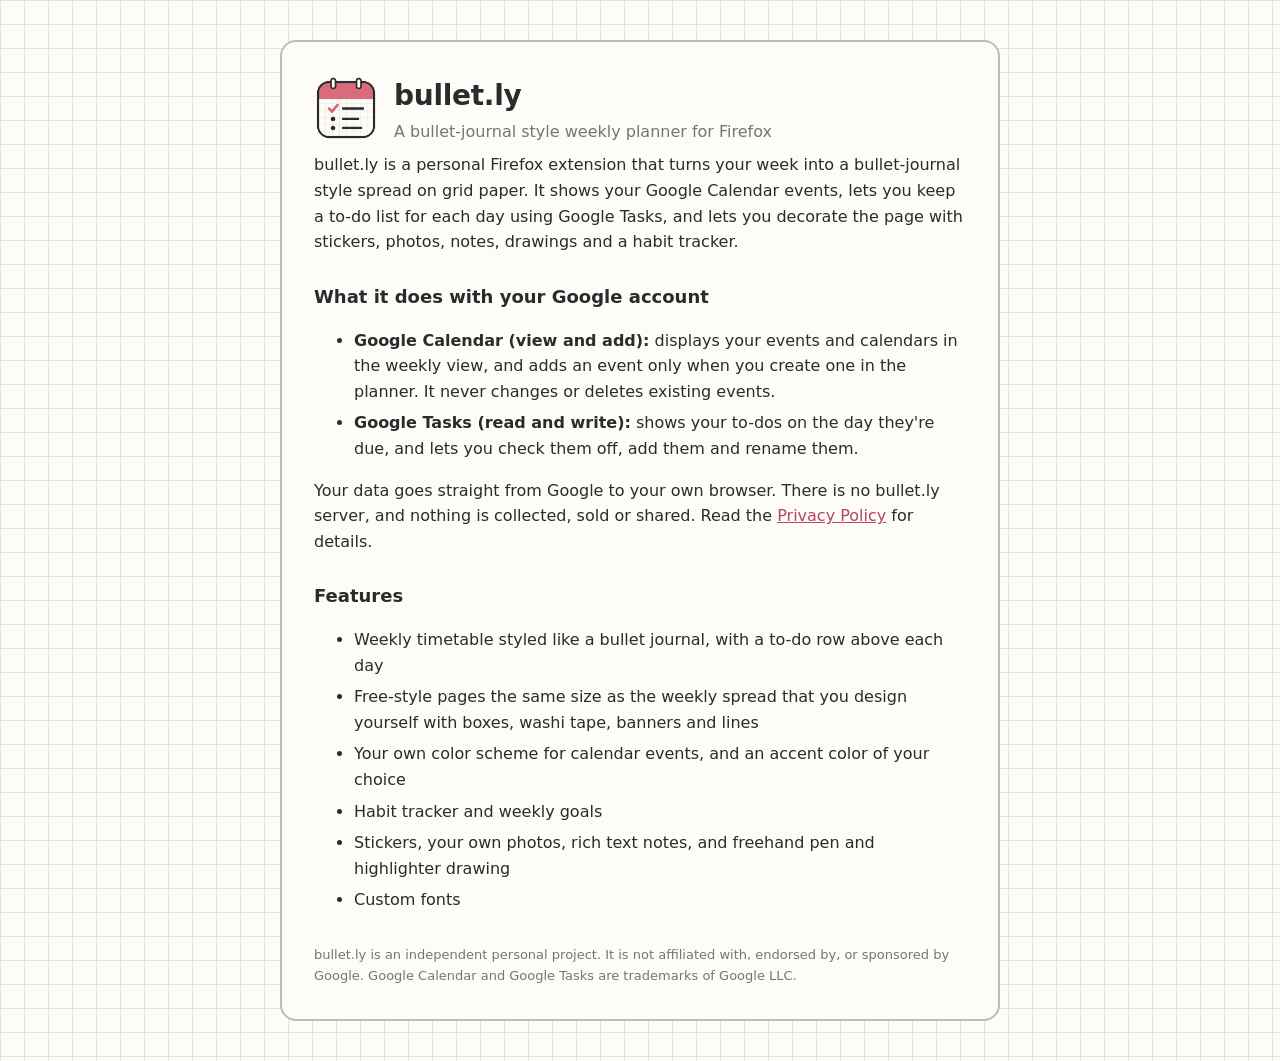
<file: docs/index.html>
<!doctype html>
<html lang="en">
<head>
<meta charset="utf-8"><meta name="viewport" content="width=device-width, initial-scale=1">
<title>bullet.ly</title>
<meta name="description" content="A bullet-journal style weekly planner for Firefox that shows your Google Calendar events and Google Tasks.">
<link rel="icon" href="logo-120.png">
<style>
:root{--paper:#fdfcf8;--ink:#2b2b2b;--soft:#77756e;--accent:#d96c7a;--line:#e3e3d8}
*{box-sizing:border-box}
body{margin:0;font:16px/1.6 Inter,system-ui,-apple-system,"Segoe UI",sans-serif;color:var(--ink);background-color:var(--paper);
 background-image:linear-gradient(var(--line) 1px,transparent 1px),linear-gradient(90deg,var(--line) 1px,transparent 1px);background-size:24px 24px}
main{max-width:720px;margin:40px auto;padding:32px;background:var(--paper);border:2px solid #bdbdb4;border-radius:16px}
header{display:flex;align-items:center;gap:16px;margin-bottom:8px}
header img{width:64px;height:64px}
h1{font-size:28px;margin:0;letter-spacing:-.01em}
h2{font-size:18px;margin:28px 0 6px}
p,li{margin:6px 0}
a{color:#b4475a}
.tag{color:var(--soft);margin:0 0 20px}
footer{margin-top:32px;color:var(--soft);font-size:13px}
code{background:#f3f1e8;padding:1px 5px;border-radius:5px;font-size:14px}
</style>
</head>
<body>
<main>
  <header>
    <img src="logo-120.png" alt="bullet.ly logo">
    <div><h1>bullet.ly</h1><p class="tag" style="margin:0">A bullet-journal style weekly planner for Firefox</p></div>
  </header>

  <p>bullet.ly is a personal Firefox extension that turns your week into a bullet-journal style spread on grid paper.
  It shows your Google Calendar events, lets you keep a to-do list for each day using Google Tasks, and lets you decorate
  the page with stickers, photos, notes, drawings and a habit tracker.</p>

  <h2>What it does with your Google account</h2>
  <ul>
    <li><b>Google Calendar (view and add):</b> displays your events and calendars in the weekly view, and adds an event only when you create one in the planner. It never changes or deletes existing events.</li>
    <li><b>Google Tasks (read and write):</b> shows your to-dos on the day they're due, and lets you check them off, add them and rename them.</li>
  </ul>
  <p>Your data goes straight from Google to your own browser. There is no bullet.ly server, and nothing is collected,
  sold or shared. Read the <a href="privacy.html">Privacy Policy</a> for details.</p>

  <h2>Features</h2>
  <ul>
    <li>Weekly timetable styled like a bullet journal, with a to-do row above each day</li>
    <li>Free-style pages the same size as the weekly spread that you design yourself with boxes, washi tape, banners and lines</li>
    <li>Your own color scheme for calendar events, and an accent color of your choice</li>
    <li>Habit tracker and weekly goals</li>
    <li>Stickers, your own photos, rich text notes, and freehand pen and highlighter drawing</li>
    <li>Custom fonts</li>
  </ul>

  <footer>bullet.ly is an independent personal project. It is not affiliated with, endorsed by, or sponsored by Google.
  Google Calendar and Google Tasks are trademarks of Google LLC.</footer>
</main>
</body>
</html>
</file>
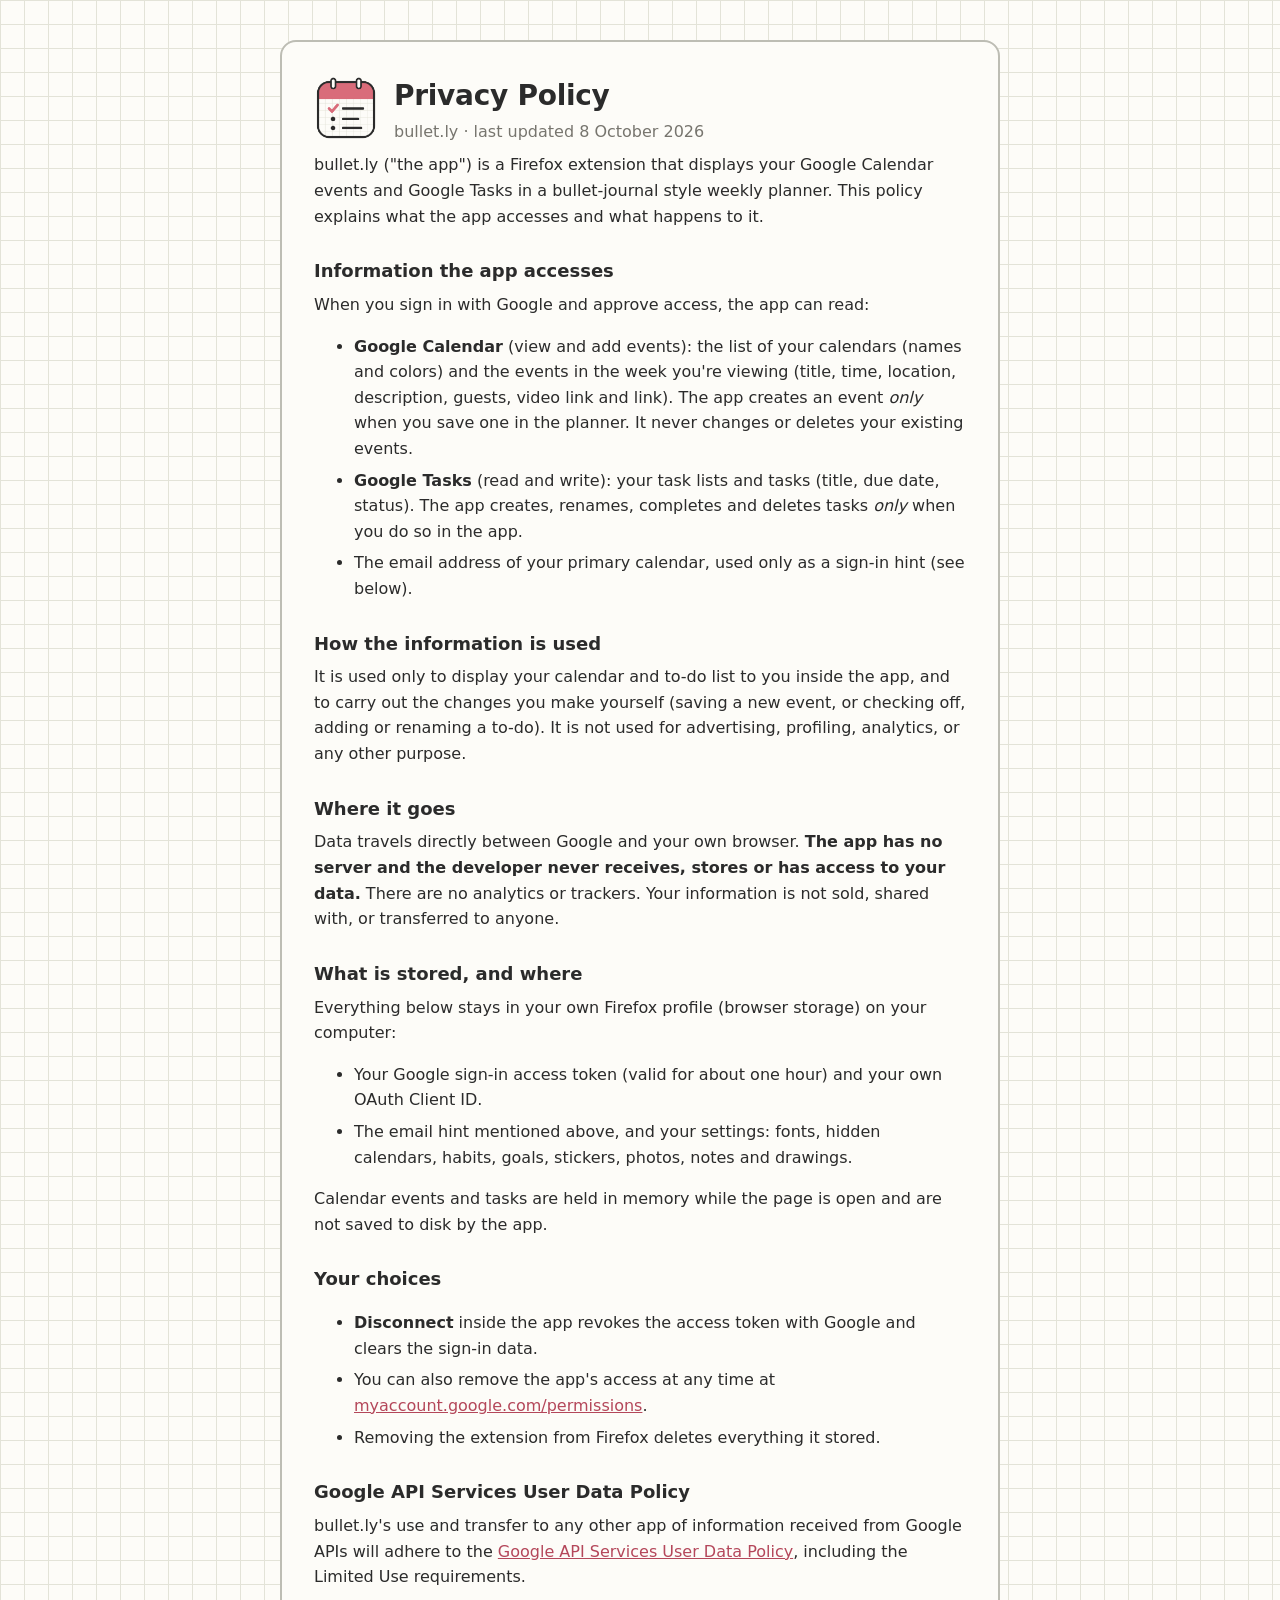
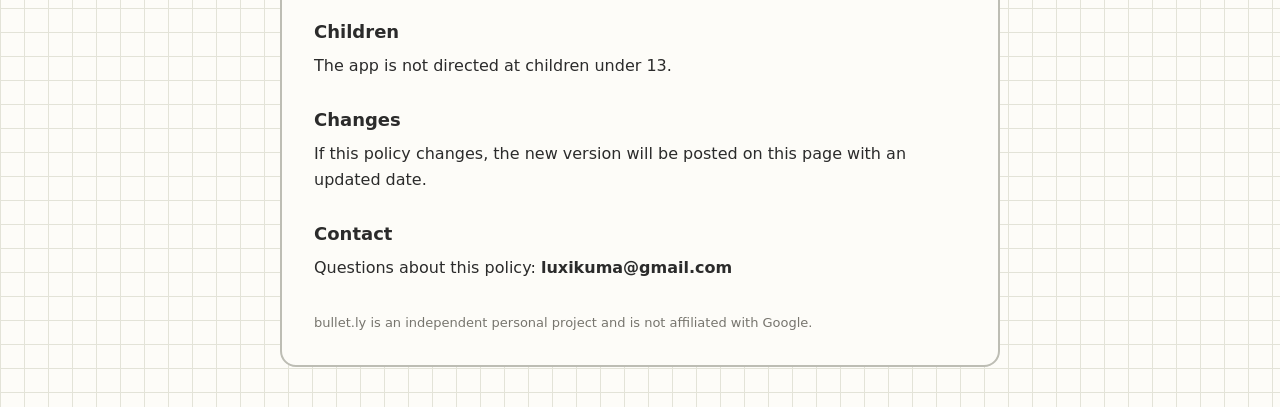
<file: docs/privacy.html>
<!doctype html>
<html lang="en">
<head>
<meta charset="utf-8"><meta name="viewport" content="width=device-width, initial-scale=1">
<title>Privacy Policy – bullet.ly</title>
<link rel="icon" href="logo-120.png">
<style>
:root{--paper:#fdfcf8;--ink:#2b2b2b;--soft:#77756e;--accent:#d96c7a;--line:#e3e3d8}
*{box-sizing:border-box}
body{margin:0;font:16px/1.6 Inter,system-ui,-apple-system,"Segoe UI",sans-serif;color:var(--ink);background-color:var(--paper);
 background-image:linear-gradient(var(--line) 1px,transparent 1px),linear-gradient(90deg,var(--line) 1px,transparent 1px);background-size:24px 24px}
main{max-width:720px;margin:40px auto;padding:32px;background:var(--paper);border:2px solid #bdbdb4;border-radius:16px}
header{display:flex;align-items:center;gap:16px;margin-bottom:8px}
header img{width:64px;height:64px}
h1{font-size:28px;margin:0;letter-spacing:-.01em}
h2{font-size:18px;margin:28px 0 6px}
p,li{margin:6px 0}
a{color:#b4475a}
.tag{color:var(--soft);margin:0 0 20px}
footer{margin-top:32px;color:var(--soft);font-size:13px}
code{background:#f3f1e8;padding:1px 5px;border-radius:5px;font-size:14px}
</style>
</head>
<body>
<main>
  <header>
    <img src="logo-120.png" alt="bullet.ly logo">
    <div><h1>Privacy Policy</h1><p class="tag" style="margin:0">bullet.ly · last updated 8 October 2026</p></div>
  </header>

  <p>bullet.ly ("the app") is a Firefox extension that displays your Google Calendar events and Google Tasks in a
  bullet-journal style weekly planner. This policy explains what the app accesses and what happens to it.</p>

  <h2>Information the app accesses</h2>
  <p>When you sign in with Google and approve access, the app can read:</p>
  <ul>
    <li><b>Google Calendar</b> (view and add events): the list of your calendars (names and colors) and the events in the week you're viewing (title, time, location, description, guests, video link and link). The app creates an event <i>only</i> when you save one in the planner. It never changes or deletes your existing events.</li>
    <li><b>Google Tasks</b> (read and write): your task lists and tasks (title, due date, status). The app creates, renames, completes and deletes tasks <i>only</i> when you do so in the app.</li>
    <li>The email address of your primary calendar, used only as a sign-in hint (see below).</li>
  </ul>

  <h2>How the information is used</h2>
  <p>It is used only to display your calendar and to-do list to you inside the app, and to carry out the changes you make yourself (saving a new event, or checking off, adding or renaming a to-do).
  It is not used for advertising, profiling, analytics, or any other purpose.</p>

  <h2>Where it goes</h2>
  <p>Data travels directly between Google and your own browser. <b>The app has no server and the developer never receives, stores or has access to your data.</b>
  There are no analytics or trackers. Your information is not sold, shared with, or transferred to anyone.</p>

  <h2>What is stored, and where</h2>
  <p>Everything below stays in your own Firefox profile (browser storage) on your computer:</p>
  <ul>
    <li>Your Google sign-in access token (valid for about one hour) and your own OAuth Client ID.</li>
    <li>The email hint mentioned above, and your settings: fonts, hidden calendars, habits, goals, stickers, photos, notes and drawings.</li>
  </ul>
  <p>Calendar events and tasks are held in memory while the page is open and are not saved to disk by the app.</p>

  <h2>Your choices</h2>
  <ul>
    <li><b>Disconnect</b> inside the app revokes the access token with Google and clears the sign-in data.</li>
    <li>You can also remove the app's access at any time at <a href="https://myaccount.google.com/permissions">myaccount.google.com/permissions</a>.</li>
    <li>Removing the extension from Firefox deletes everything it stored.</li>
  </ul>

  <h2>Google API Services User Data Policy</h2>
  <p>bullet.ly's use and transfer to any other app of information received from Google APIs will adhere to the
  <a href="https://developers.google.com/terms/api-services-user-data-policy">Google API Services User Data Policy</a>,
  including the Limited Use requirements.</p>

  <h2>Children</h2>
  <p>The app is not directed at children under 13.</p>

  <h2>Changes</h2>
  <p>If this policy changes, the new version will be posted on this page with an updated date.</p>

  <h2>Contact</h2>
  <p>Questions about this policy: <b>luxikuma@gmail.com</b></p>

  <footer>bullet.ly is an independent personal project and is not affiliated with Google.</footer>
</main>
</body>
</html>
</file>
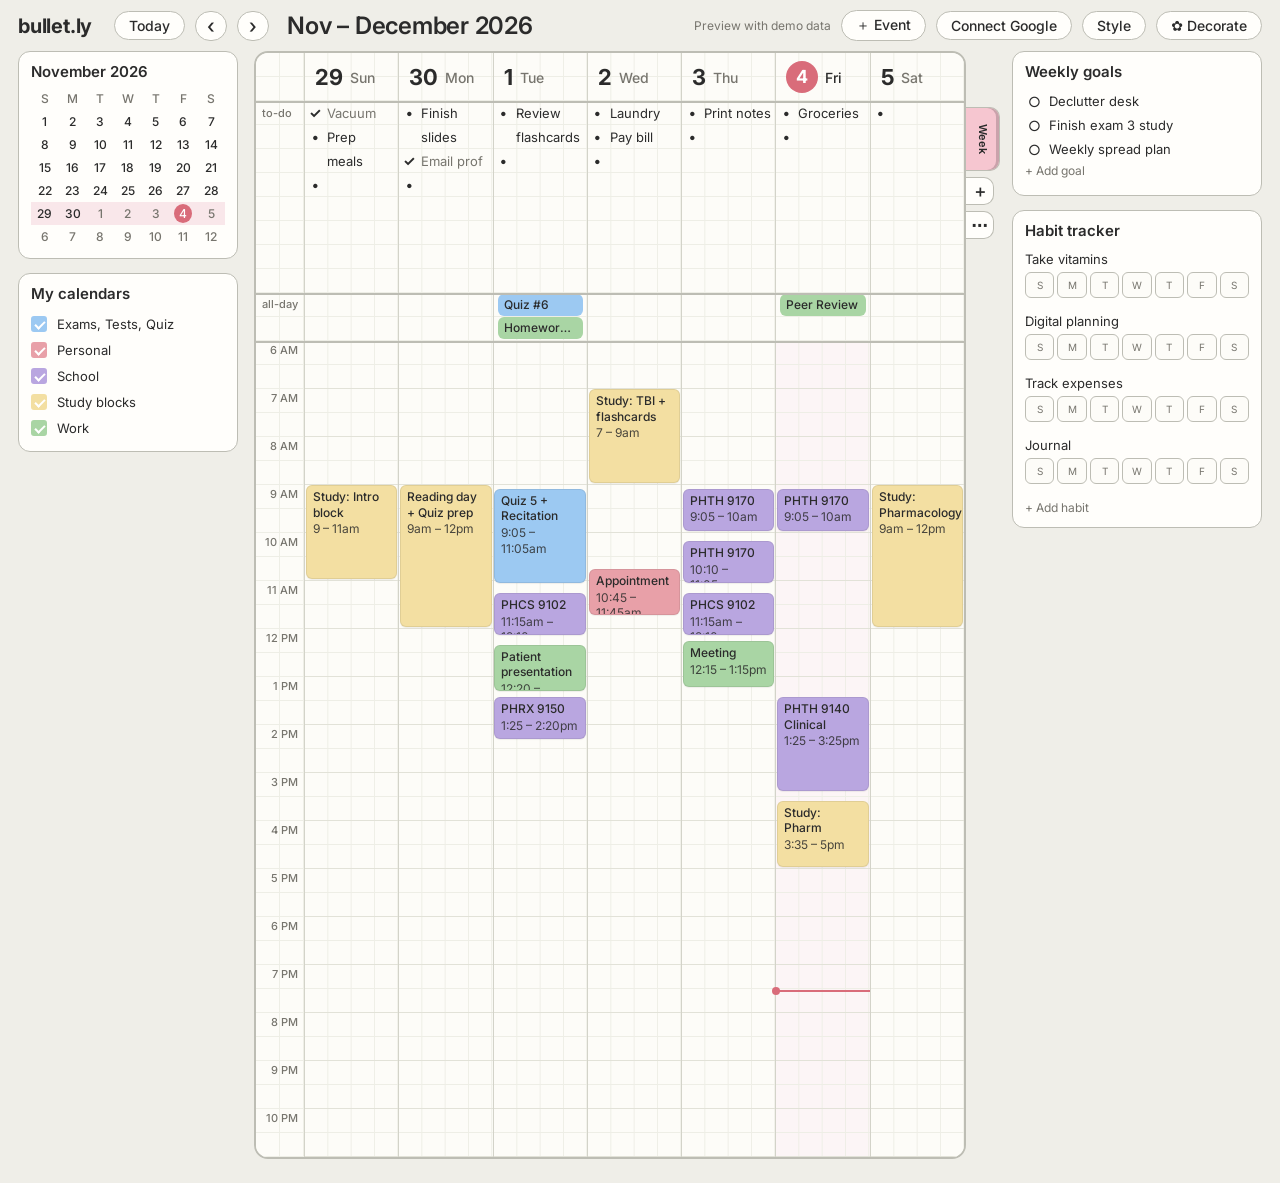
<file: src/planner.html>
<!doctype html>
<html lang="en">
<head>
  <meta charset="utf-8">
  <title>bullet.ly</title>
  <meta name="viewport" content="width=device-width, initial-scale=1">
  <link rel="preconnect" href="https://fonts.googleapis.com">
  <link rel="preconnect" href="https://fonts.gstatic.com" crossorigin>
  <link href="https://fonts.googleapis.com/css2?family=Caveat:wght@500;700&family=Patrick+Hand&family=Kalam:wght@400;700&family=Gaegu:wght@400;700&family=Nanum+Pen+Script&family=Shadows+Into+Light&family=Reenie+Beanie&family=Indie+Flower&family=Handlee&family=Gochi+Hand&family=Architects+Daughter&family=Covered+By+Your+Grace&family=Just+Another+Hand&family=Schoolbell&family=Short+Stack&family=Sue+Ellen+Francisco&family=Over+the+Rainbow&family=Delicious+Handrawn&family=Mynerve&family=Nothing+You+Could+Do&family=Homemade+Apple&family=Gloria+Hallelujah&family=Quicksand:wght@500;700&family=Nunito:wght@500;700&family=Inter:wght@400;500;600;700&display=swap" rel="stylesheet">
  <link rel="stylesheet" href="planner.css">
</head>
<body>
  <header class="topbar">
    <div class="brand">bullet.ly</div>
    <button id="today-btn" class="pill">Today</button>
    <button id="prev-btn" class="icon-btn" aria-label="Previous week">‹</button>
    <button id="next-btn" class="icon-btn" aria-label="Next week">›</button>
    <h1 id="title"></h1>
    <span class="grow"></span>
    <span id="sync-status" class="sync"></span>
    <button id="refresh-btn" class="icon-btn" title="Sync now" hidden>↻</button>
    <button id="new-event-btn" class="pill">＋ Event</button>
    <button id="google-btn" class="pill">Connect Google</button>
    <button id="font-btn" class="pill">Style</button>
    <button id="sticker-toggle" class="pill">✿ Decorate</button>
  </header>

  <div class="font-panel card" id="font-panel" hidden>
    <h2>Style</h2>
    <div class="pm-label">Accent color</div>
    <div class="sw-row" id="accent-row"></div>
    <label style="margin-top:12px">Font for text you add
      <select id="hand-font"></select>
    </label>
    <button id="font-upload-btn" class="pill">Upload my own font…</button>
    <input type="file" id="font-file" accept=".ttf,.otf,.woff,.woff2" hidden>
    <p class="muted">Fonts only change text you add yourself (text notes). Everything else uses Inter.</p>
  </div>

  <div class="google-panel card" id="google-panel" hidden></div>

  <div class="layout">
    <aside class="left">
      <section class="card">
        <div id="mini-cal"></div>
      </section>
      <section class="card">
        <h2>My calendars</h2>
        <ul id="cal-list" class="cal-list"></ul>
      </section>
      <section class="card" id="other-cals" hidden>
        <h2>Other calendars</h2>
        <ul id="cal-list-other" class="cal-list"></ul>
      </section>
    </aside>

    <main class="stage">
      <div class="surface-area">
        <!-- week spread -->
        <section class="spread" id="spread">
          <div class="week-head" id="week-head"></div>
          <div class="todo-row" id="todo-row"></div>
          <div class="allday-row" id="allday-row"></div>
          <div class="timeline" id="timeline"></div>
          <svg class="ink-layer" viewBox="0 0 1000 1000" preserveAspectRatio="none"></svg>
          <div class="sticker-layer"></div>
        </section>

        <!-- free-style page: same size as the weekly spread -->
        <section class="pframe" id="pframe" hidden>
          <div class="pcanvas paper-grid" id="pcanvas">
            <svg class="ink-layer" viewBox="0 0 1000 1000" preserveAspectRatio="none"></svg>
            <div class="sticker-layer"></div>
          </div>
        </section>
      </div>
      <nav class="page-tabs" id="page-tabs" aria-label="Pages"></nav>
    </main>

    <aside class="right">
      <section class="card">
        <h2>Weekly goals</h2>
        <ul id="goals" class="goals"></ul>
      </section>
      <section class="card">
        <h2>Habit tracker</h2>
        <div id="habits"></div>
      </section>
    </aside>
  </div>

  <div class="page-menu card" id="page-menu" hidden></div>

  <div class="event-card" id="event-card" hidden></div>
  <form class="event-form" id="event-form" hidden onsubmit="return false"></form>
  <div class="ctx-menu" id="ctx-menu" hidden></div>
  <div class="toast" id="toast" hidden></div>

  <div class="dock" id="dock" hidden>
    <div class="emoji-panel card" id="emoji-panel" hidden></div>
    <div class="block-panel card" id="block-panel" hidden></div>
    <div class="subbar" id="subbar" hidden>
      <div id="textbar" hidden></div>
      <div id="itembar" hidden></div>
      <div id="drawbar" hidden></div>
      <div id="fillbar" hidden></div>
    </div>
    <div class="tray" id="tray"></div>
  </div>
  <input type="file" id="photo-file" accept="image/*" multiple hidden>

  <script src="mock-data.js"></script>
  <script src="google.js"></script>
  <script src="planner.js"></script>
</body>
</html>
</file>
<file: src/planner.css>
:root {
  --paper: #fdfcf8;
  --grid: #eeeee6;        /* faint grid-paper lines */
  --grid-hour: #e2e2d8;   /* hour lines, a touch stronger */
  --col-line: #d3d3c9;    /* column dividers */
  --ink: #2b2b2b;
  --ink-soft: #77756e;
  --accent: #d96c7a;
  --on-accent: #ffffff;
  --accent-soft: color-mix(in srgb, var(--accent) 16%, #fff);   /* light wash of the accent */
  --accent-soft2: color-mix(in srgb, var(--accent) 28%, #fff);
  --accent-wash: color-mix(in srgb, var(--accent) 10%, transparent);
  --card-bg: #fffefb;
  --card-border: #bdbdb4;
  --ui: "Inter", system-ui, -apple-system, "Segoe UI", sans-serif;
  --hand: "Caveat", "Segoe Print", "Comic Sans MS", cursive;
  --body: "Inter", system-ui, -apple-system, "Segoe UI", sans-serif;
  --cell: 24px;           /* one grid square. Everything below is a multiple of this */
  --hour-h: 48px;         /* 2 squares */
  --gutter: 48px;         /* 2 squares */
  --text-size: 13px;
}

* { box-sizing: border-box; }

body {
  margin: 0;
  font-family: var(--ui);
  color: var(--ink);
  background-color: #efeee8;
  min-height: 100vh;
}

/* ---------- top bar ---------- */
.topbar { display: flex; align-items: center; gap: 10px; padding: 10px 18px; }
.brand { font-size: 20px; font-weight: 700; letter-spacing: -.01em; margin-right: 12px; }
h1#title { font-size: 24px; font-weight: 600; letter-spacing: -.01em; margin: 0 8px; }
.grow { flex: 1; }
.pill, .icon-btn {
  font-family: var(--ui); font-size: 14px; font-weight: 500; color: var(--ink);
  background: var(--card-bg); border: 1.5px solid var(--card-border);
  border-radius: 999px; padding: 5px 14px; cursor: pointer;
}
.icon-btn { padding: 0 11px; font-size: 20px; line-height: 28px; }
.pill:hover, .icon-btn:hover { background: #f3f1e8; }
.pill.on { background: var(--accent-soft); border-color: var(--accent); }

/* ---------- font panel ---------- */
.font-panel { position: absolute; right: 18px; top: 52px; z-index: 20; width: 300px; box-shadow: 0 6px 18px rgba(0,0,0,.18); }
.font-panel[hidden] { display: none; }
.font-panel label { display: block; font-size: 13px; color: var(--ink-soft); margin-bottom: 10px; }
.font-panel select {
  display: block; width: 100%; margin-top: 3px; padding: 4px 6px; font-size: 20px;
  border: 1.5px solid var(--card-border); border-radius: 8px; background: var(--paper);
}
.muted { color: var(--ink-soft); font-size: 12px; margin: 8px 0 0; }

/* ---------- layout ---------- */
.layout {
  display: grid; grid-template-columns: 220px minmax(0, 1fr) 250px;
  gap: 16px; padding: 0 18px 24px; align-items: start;
}
.card {
  background: var(--card-bg); border: 1.5px solid var(--card-border);
  border-radius: 12px; padding: 10px 12px; margin-bottom: 14px;
}
.card h2 { font-family: var(--ui); font-size: 15px; font-weight: 600; margin: 0 0 8px; }

/* ---------- mini calendar & calendar list (Inter) ---------- */
#mini-cal .mc-title { font-size: 15px; font-weight: 600; margin-bottom: 6px; }
#mini-cal table { width: 100%; table-layout: fixed; border-collapse: collapse; font-size: 12px; text-align: center; }
#mini-cal td, #mini-cal th { padding: 4px 0; color: var(--ink-soft); font-weight: 500; }
#mini-cal td.cur-month { color: var(--ink); }
#mini-cal td.in-week { background: var(--accent-soft); }
#mini-cal td.today span { background: var(--accent); color: var(--on-accent); border-radius: 50%; padding: 2px 5px; }

.cal-list { list-style: none; margin: 0; padding: 0; }
.cal-list li { display: flex; align-items: center; gap: 10px; padding: 5px 0; cursor: pointer; font-size: 13px; min-width: 0; }
.cal-list .cname { white-space: nowrap; overflow: hidden; text-overflow: ellipsis; min-width: 0; }
.cbox { flex: none; width: 16px; height: 16px; border-radius: 3px; border: 2px solid var(--c); background: var(--c); position: relative; }
.cbox::after { content: ""; position: absolute; left: 3.5px; top: .5px; width: 4px; height: 8px; border: solid #fff; border-width: 0 2px 2px 0; transform: rotate(45deg); }
.cal-list li.off .cbox { background: transparent; }
.cal-list li.off .cbox::after { display: none; }

/* ---------- the spread ---------- */
.spread {
  position: relative; background: var(--paper);
  border: 2px solid var(--card-border); border-radius: 14px; overflow: hidden;
}
/* Grid paper. Each cell draws its own grid starting at its own top-left corner, with
   lines on the bottom/right of every square, so squares always line up with the
   column dividers, to-do lines and hour lines. */
.week-head > div, .todo-row > div, .allday-row > div, .hours, .day-col {
  background-color: var(--paper);
  background-image:
    linear-gradient(to top, var(--grid) 1px, transparent 1px),
    linear-gradient(to left, var(--grid) 1px, transparent 1px);
  background-size: var(--cellx, var(--cell)) var(--cell); /* --cellx: set by script so every column holds a whole number of squares */
}
.hours, .week-head > div:first-child, .todo-row > div:first-child, .allday-row > div:first-child { background-size: var(--cell) var(--cell); }
.week-head, .todo-row, .allday-row, .timeline { position: relative; z-index: 1; }
.week-head, .todo-row, .allday-row { display: grid; grid-template-columns: var(--gutter) repeat(7, minmax(0, 1fr)); }
.week-head > div + div, .todo-row > div + div, .allday-row > div + div, .day-col { border-left: 1px solid var(--col-line); }

/* day header: "8 Thu" */
.week-head > div { height: calc(var(--cell) * 2); padding: 0 10px; display: flex; align-items: center; gap: 7px; font-family: var(--ui); }
.week-head .num { font-size: 22px; font-weight: 700; line-height: 1; }
.week-head .dname { font-size: 14px; font-weight: 500; color: var(--ink-soft); }
.week-head .today .num { background: var(--accent); color: var(--on-accent); border-radius: 50%; width: 32px; height: 32px; line-height: 32px; text-align: center; font-size: 18px; }
.week-head .today .dname { color: var(--ink); }

/* to-do (Google Tasks): one line per grid row, bullet in front */
.todo-row { }
.todo-row > div:first-child { font-family: var(--ui); font-size: 11px; font-weight: 500; color: var(--ink-soft); line-height: var(--cell); padding-left: 6px; }
.todo-line {
  display: flex; align-items: flex-start; gap: 4px; min-height: var(--cell);
  padding: 0 4px 0 2px;
  font-family: var(--body); font-size: var(--text-size); line-height: var(--cell);
}
.todo-line .mark {
  flex: none; width: 16px; height: var(--cell); text-align: center; cursor: pointer; user-select: none;
  background: none; border: 0; padding: 0; font-family: var(--ui); font-size: 14px; font-weight: 700; color: var(--ink); line-height: var(--cell);
}
.todo-line .mark:hover { color: var(--accent); }
.todo-line .txt { flex: 1; min-width: 0; cursor: text; overflow-wrap: anywhere; }
.todo-line input, .goals input, .habit input {
  flex: 1; min-width: 0; width: 100%; font: inherit; color: inherit; background: transparent;
  border: 0; outline: 0; padding: 0; height: var(--cell); line-height: var(--cell);
}
.todo-line input::placeholder { color: transparent; }
.todo-line.new:hover input::placeholder, .todo-line.new input:focus::placeholder { color: var(--ink-soft); }
.todo-line.s-done .txt { color: var(--ink-soft); }
.todo-line.s-cancel .txt { text-decoration: line-through; color: var(--ink-soft); }
.todo-line.s-migrate .txt { font-style: italic; }
.todo-line.filler .mark { visibility: hidden; }

.allday-row { }
.allday-row > div { min-height: calc(var(--cell) * 2); }
.allday-row > div:first-child { font-size: 11px; font-weight: 500; color: var(--ink-soft); font-family: var(--ui); padding: 4px 0 0 6px; }
.chip {
  height: 22px; margin: 1px 4px; padding: 0 6px; line-height: 22px; border-radius: 6px;
  font-family: var(--body); font-size: 12px; font-weight: 500; white-space: nowrap; overflow: hidden; text-overflow: ellipsis;
}

/* timeline */
.timeline {
  display: grid; grid-template-columns: var(--gutter) repeat(7, minmax(0, 1fr));
  height: calc(var(--hour-h) * 17);
}
.hours { position: relative; }
.hours .h { position: absolute; right: 6px; font-family: var(--ui); font-size: 11px; font-weight: 500; line-height: 1; color: var(--ink-soft); margin-top: 4px; }
.day-col {
  position: relative;
  background-image:
    linear-gradient(to top, var(--grid-hour) 1px, transparent 1px),
    linear-gradient(to top, var(--grid) 1px, transparent 1px),
    linear-gradient(to left, var(--grid) 1px, transparent 1px);
  background-size: 100% var(--hour-h), var(--cell) var(--cell), var(--cellx, var(--cell)) var(--cell);
}
.day-col.today { background-color: color-mix(in srgb, var(--accent) 7%, #fff); }
.event {
  position: absolute; border-radius: 6px; padding: 3px 6px; overflow: hidden;
  font-family: var(--body); font-size: 12px; line-height: 1.3;
  border: 1px solid rgba(0,0,0,.08); box-shadow: 0 1px 1px rgba(0,0,0,.06);
}
.event .t { font-weight: 500; }
.event .time { font-weight: 400; opacity: .85; margin-top: 1px; }
.event.short { padding-top: 1px; padding-bottom: 1px; }
.event.short .t { white-space: nowrap; overflow: hidden; text-overflow: ellipsis; }
.now-line { position: absolute; left: 0; right: 0; border-top: 2px solid var(--accent); z-index: 2; }
.now-line::before { content: ""; position: absolute; left: -4px; top: -5px; width: 8px; height: 8px; border-radius: 50%; background: var(--accent); }

/* ---------- right column ---------- */
.goals { list-style: none; margin: 0; padding: 0; font-family: var(--ui); font-size: 13px; }
.goals li { display: flex; gap: 6px; align-items: flex-start; min-height: var(--cell); line-height: var(--cell); }
.goals .mark { flex: none; width: 18px; height: var(--cell); background: none; border: 0; padding: 0; cursor: pointer; font-family: var(--ui); font-size: 14px; color: var(--ink); }
.goals .mark:hover { color: var(--accent); }
.goals .txt { flex: 1; cursor: text; }
.goals li.done .txt { color: var(--ink-soft); text-decoration: line-through; }
.add-link { background: none; border: 0; padding: 2px 0; cursor: pointer; color: var(--ink-soft); font-family: var(--ui); font-size: 12px; }
.add-link:hover { color: var(--accent); }

.habit { margin-bottom: 12px; font-family: var(--ui); }
.habit .hhead { display: flex; align-items: center; gap: 6px; font-size: 13px; line-height: 22px; }
.habit .name { flex: 1; cursor: text; }
.habit .hdel { visibility: hidden; background: none; border: 0; color: var(--ink-soft); cursor: pointer; font-size: 16px; padding: 0 2px; }
.habit:hover .hdel { visibility: visible; }
.habit .hdel:hover { color: var(--accent); }
.habit .days { display: grid; grid-template-columns: repeat(7, minmax(0, 1fr)); gap: 3px; margin-top: 2px; }
.habit .d {
  height: 26px; border: 1.5px solid var(--card-border); border-radius: 6px;
  display: grid; place-items: center; font-family: var(--ui); font-size: 10px; color: var(--ink-soft);
  cursor: pointer; background: var(--paper); user-select: none;
}
.habit .d.on { background: var(--accent-soft2); border-color: var(--accent); color: var(--accent); font-size: 15px; }

/* ---------- drawing layer ---------- */
.ink-layer { position: absolute; inset: 0; width: 100%; height: 100%; z-index: 4; pointer-events: none; touch-action: none; }
.ink-layer path { fill: none; stroke-linecap: round; stroke-linejoin: round; vector-effect: non-scaling-stroke; }
.ink-layer path.marker { stroke-opacity: .42; mix-blend-mode: multiply; }
.tool-pen .ink-layer, .tool-marker .ink-layer, .tool-eraser .ink-layer, .tool-line .ink-layer { pointer-events: auto; z-index: 6; cursor: crosshair; }
.tool-eraser .ink-layer { cursor: cell; }

/* ---------- decorations: emoji, photos, text ---------- */
.sticker-layer { position: absolute; inset: 0; z-index: 5; pointer-events: none; }
.deco { position: absolute; pointer-events: none; user-select: none; transform-origin: 50% 50%; }
.deco .emoji { line-height: 1; filter: drop-shadow(1px 2px 0 rgba(0,0,0,.15)); }
.deco .photo { display: block; max-width: none; height: auto; filter: drop-shadow(1px 2px 2px rgba(0,0,0,.25)); -webkit-user-drag: none; }
.deco .photo.bordered { border: 5px solid #fff; border-radius: 4px; }
.deco .note {
  font-family: var(--hand); line-height: 1.15; outline: 0; padding: 2px 5px;
  overflow-wrap: anywhere; min-height: 1.3em;
}
.deco .note div, .deco .note p { margin: 0; }
.decorating:not(.tool-pen):not(.tool-marker):not(.tool-eraser):not(.tool-line) .deco { pointer-events: auto; }
.decorating .deco-emoji, .decorating .deco-img { cursor: grab; }
.decorating .deco .note { cursor: text; }
.decorating .deco:hover, .decorating .deco:focus-within { outline: 1.5px dashed var(--accent); outline-offset: 2px; }

.deco .hdl {
  display: none; position: absolute; width: 20px; height: 20px; border-radius: 50%;
  background: var(--card-bg); border: 1.5px solid var(--accent); color: var(--accent);
  font-family: var(--ui); font-size: 12px; line-height: 17px; text-align: center; cursor: pointer; user-select: none; z-index: 2;
}
.decorating:not(.tool-pen):not(.tool-marker):not(.tool-eraser):not(.tool-line) .deco:hover .hdl,
.decorating:not(.tool-pen):not(.tool-marker):not(.tool-eraser):not(.tool-line) .deco:focus-within .hdl { display: block; }
.hdl.h-del { top: -12px; right: -12px; }
.hdl.h-size { bottom: -12px; right: -12px; cursor: nwse-resize; }
.hdl.h-move { top: -12px; left: -12px; cursor: grab; }
.hdl.h-rot { top: -36px; left: calc(50% - 10px); cursor: alias; }
.hdl.h-rot::after { content: ""; position: absolute; left: 50%; top: 100%; width: 1.5px; height: 16px; margin-left: -.75px; background: var(--accent); }

/* ---------- dock: tools shown while decorating ---------- */
.dock {
  position: fixed; bottom: 14px; left: 50%; transform: translateX(-50%); z-index: 10;
  width: min(96vw, 960px); display: flex; flex-direction: column; gap: 8px; align-items: center;
}
.dock[hidden], .emoji-panel[hidden], .subbar[hidden], #textbar[hidden], #drawbar[hidden] { display: none; }
.tray, .subbar {
  background: var(--card-bg); border: 1.5px solid var(--card-border); border-radius: 14px;
  padding: 8px 12px; display: flex; flex-wrap: wrap; gap: 6px; align-items: center; justify-content: center;
  box-shadow: 0 4px 14px rgba(0,0,0,.15); max-width: 100%;
}
.tray .sep, .subbar .sep { width: 1.5px; align-self: stretch; background: var(--col-line); margin: 0 4px; }
.tray button.emo { font-size: 24px; background: none; border: 0; cursor: pointer; border-radius: 8px; padding: 1px 3px; }
.tray button.emo:hover { background: var(--accent-soft); }
.tray .thumb { position: relative; }
.tray .thumb img { height: 36px; max-width: 60px; object-fit: contain; border-radius: 4px; cursor: pointer; display: block; border: 1.5px solid var(--col-line); background: #fff; }
.tray .thumb img:hover { border-color: var(--accent); }
.tray .thumb .x { position: absolute; top: -6px; right: -6px; width: 16px; height: 16px; border-radius: 50%; border: 1px solid var(--card-border); background: var(--card-bg); font-size: 10px; line-height: 14px; padding: 0; cursor: pointer; display: none; }
.tray .thumb:hover .x { display: block; }

.subbar > div { display: flex; flex-wrap: wrap; gap: 6px 14px; align-items: center; justify-content: center; }
.subbar .break { flex-basis: 100%; height: 0; }
.subbar .grp { display: flex; flex-wrap: nowrap; gap: 6px; align-items: center; }
.subbar .tb {
  min-width: 30px; height: 30px; padding: 0 8px; border: 1.5px solid var(--card-border); border-radius: 8px;
  background: var(--paper); font-family: var(--ui); font-size: 14px; cursor: pointer; color: var(--ink);
}
.subbar .tb:hover { background: #f3f1e8; }
.subbar .tb.on { background: var(--accent-soft); border-color: var(--accent); }
.subbar select { height: 30px; border: 1.5px solid var(--card-border); border-radius: 8px; background: var(--paper); font-size: 17px; max-width: 170px; }
.subbar .sw { width: 22px; height: 22px; border-radius: 50%; border: 1.5px solid rgba(0,0,0,.25); padding: 0; cursor: pointer; }
.subbar .sw.on { outline: 2px solid var(--accent); outline-offset: 1px; }
.subbar .sw.none { background: linear-gradient(135deg, #fff 45%, var(--accent) 45%, var(--accent) 55%, #fff 55%); }
.subbar .lbl { font-size: 12px; color: var(--ink-soft); }
.subbar input[type=range] { width: 110px; }

.emoji-panel { width: min(96vw, 560px); margin: 0; padding: 8px; }
.emoji-panel .etabs { display: flex; gap: 2px; margin-bottom: 6px; flex-wrap: wrap; }
.emoji-panel .etabs button { font-size: 20px; background: none; border: 0; border-bottom: 2px solid transparent; cursor: pointer; padding: 2px 6px; }
.emoji-panel .etabs button.on { border-bottom-color: var(--accent); }
.emoji-panel .ename { font-size: 12px; color: var(--ink-soft); margin: 0 0 4px 4px; }
.emoji-panel .egrid { display: grid; grid-template-columns: repeat(auto-fill, minmax(36px, 1fr)); max-height: 230px; overflow-y: auto; }
.emoji-panel .egrid button { font-size: 24px; background: none; border: 0; cursor: pointer; border-radius: 8px; padding: 2px 0; }
.emoji-panel .egrid button:hover { background: var(--accent-soft); }
.emoji-panel .epaste { display: flex; gap: 6px; margin-top: 6px; }
.emoji-panel .epaste input { flex: 1; border: 1.5px solid var(--card-border); border-radius: 8px; padding: 4px 8px; font-size: 14px; background: var(--paper); }

/* ---------- google connection ---------- */
.sync { font-size: 12px; color: var(--ink-soft); }
.sync.err { color: #b3261e; }
button.sync { background: var(--accent-soft); border: 1.5px solid var(--accent); border-radius: 999px; padding: 4px 12px; cursor: pointer; font-family: var(--ui); color: var(--ink); }
.pill.connected { border-color: #3a9d6b; }
.pill.connected::before { content: "● "; color: #3a9d6b; }
.google-panel { position: absolute; right: 18px; top: 52px; z-index: 20; width: 380px; box-shadow: 0 6px 18px rgba(0,0,0,.18); font-size: 13px; line-height: 1.45; }
.google-panel[hidden] { display: none; }
.google-panel ol { margin: 0 0 10px; padding-left: 18px; }
.google-panel li { margin-bottom: 4px; }
.google-panel code, .google-panel .copybox { font-family: ui-monospace, Menlo, Consolas, monospace; font-size: 11.5px; background: #f3f1e8; border-radius: 6px; padding: 2px 5px; word-break: break-all; }
.google-panel .copybox { display: block; padding: 6px 8px; margin: 4px 0; }
.google-panel input[type=text] { width: 100%; border: 1.5px solid var(--card-border); border-radius: 8px; padding: 6px 8px; font-size: 12px; background: var(--paper); margin-bottom: 8px; }
.google-panel .row { display: flex; gap: 8px; flex-wrap: wrap; }
.google-panel .msg { color: #b3261e; margin: 6px 0; }
.event[data-link] { cursor: pointer; }

/* ================= month, pages, blocks ================= */
[hidden] { display: none !important; }

/* stage: the spread plus the index tabs on its right edge */
.stage { position: relative; padding-right: 30px; min-width: 0; }
.surface-area { position: relative; }

/* ---------- free-style pages ---------- */
.pframe { position: relative; box-sizing: border-box; border: 2px solid var(--card-border); border-radius: 14px; overflow: hidden; background: var(--paper); }
.pcanvas { position: absolute; inset: 0; background-color: var(--paper); }
.pcanvas.paper-grid { background-image: linear-gradient(to top, var(--grid) 1px, transparent 1px), linear-gradient(to left, var(--grid) 1px, transparent 1px); background-size: 24px 24px; }
.pcanvas.paper-dots { background-image: radial-gradient(#cfcfc4 1.6px, transparent 1.8px); background-size: 24px 24px; background-position: 11px 11px; }
.pcanvas.paper-lines { background-image: linear-gradient(to top, var(--grid-hour) 1px, transparent 1px); background-size: 100% 24px; }
.pcanvas .sticker-layer, .pcanvas .ink-layer { z-index: 4; }

/* ---------- page tabs ---------- */
.page-tabs { position: absolute; right: 0; top: 56px; width: 30px; display: flex; flex-direction: column; gap: 6px; z-index: 3; }
.ptab {
  position: relative; width: 28px; min-height: 64px; padding: 8px 0; border: 1.5px solid var(--card-border); border-left: 0;
  border-radius: 0 10px 10px 0; background: var(--tab, #eee); cursor: pointer; transition: width .12s;
  writing-mode: vertical-rl; text-orientation: mixed; font-family: var(--ui); font-size: 11px; font-weight: 600; color: var(--ink);
  white-space: nowrap; overflow: hidden; text-overflow: ellipsis; max-height: 120px;
}
.ptab:hover { width: 31px; }
.ptab.on { width: 34px; box-shadow: inset -3px 0 0 rgba(0,0,0,.18); }
.ptab.add, .ptab.gear { min-height: 28px; height: 28px; padding: 0; writing-mode: horizontal-tb; background: var(--card-bg); font-size: 16px; line-height: 1; }
.page-menu { position: fixed; z-index: 30; width: 230px; box-shadow: 0 6px 18px rgba(0,0,0,.2); margin: 0; font-family: var(--ui); }
.pm-title { font-size: 12px; font-weight: 600; letter-spacing: .05em; text-transform: uppercase; color: var(--ink-soft); margin-bottom: 6px; }
.pm-item { display: block; width: 100%; text-align: left; border: 0; background: none; padding: 6px 8px; border-radius: 8px; cursor: pointer; font-family: var(--ui); color: var(--ink); }
.pm-item:hover { background: var(--accent-soft); }
.pm-item b { display: block; font-size: 13px; }
.pm-item span { font-size: 11.5px; color: var(--ink-soft); }
.pm-label { display: block; font-size: 11px; color: var(--ink-soft); margin: 8px 0 3px; }
.page-menu input { width: 100%; border: 1.5px solid var(--card-border); border-radius: 8px; padding: 5px 8px; font-size: 13px; background: var(--paper); }
.pm-papers { display: grid; grid-template-columns: repeat(4, 1fr); gap: 4px; }
.pm-paper { border: 1.5px solid var(--card-border); border-radius: 8px; background: var(--paper); font-size: 11.5px; padding: 4px 0; cursor: pointer; font-family: var(--ui); }
.pm-paper.on { background: var(--accent-soft); border-color: var(--accent); }
.pm-del { margin-top: 10px; width: 100%; border: 1.5px solid #e4b4b4; background: #fff5f5; color: #b3261e; border-radius: 8px; padding: 6px; cursor: pointer; font-family: var(--ui); font-size: 12.5px; }

/* ---------- blocks ---------- */
.blk { font-family: var(--body); font-size: var(--text-size); color: var(--ink); }
.deco-checklist, .deco-habits { pointer-events: auto; }
.blk-box { box-sizing: border-box; }
.blk-tape { clip-path: polygon(0 0, 100% 0, 98.5% 25%, 100% 50%, 98.5% 75%, 100% 100%, 0 100%, 1.5% 75%, 0 50%, 1.5% 25%); opacity: .88; filter: drop-shadow(0 1px 1px rgba(0,0,0,.25)); }
.blk-banner { display: flex; align-items: center; justify-content: center; border-radius: 3px; overflow: hidden; }
.banner-text { font-family: var(--ui); font-size: 11.5px; font-weight: 600; letter-spacing: .38em; text-transform: uppercase; outline: 0; white-space: nowrap; padding: 0 6px; min-width: 20px; text-align: center; }
.blk-checklist .todo-line, .blk input { flex: 1; min-width: 0; width: 100%; font: inherit; color: inherit; background: transparent; border: 0; outline: 0; padding: 0; height: var(--cell); line-height: var(--cell); }
.blk .add-link { margin-left: 4px; }
.hb-row { display: grid; align-items: center; height: var(--cell); }
.hb-head { font-family: var(--ui); font-size: 10px; font-weight: 600; color: var(--ink-soft); }
.hb-day { text-align: center; }
.hb-name { padding-left: 4px; cursor: text; line-height: var(--cell); white-space: nowrap; overflow: hidden; text-overflow: ellipsis; }
.hb-cell { display: block; width: var(--cell); height: var(--cell); border: 1px solid #bcbcb0; background: rgba(255,255,255,.55); cursor: pointer; box-sizing: border-box; }
.hb-cell.on { border-color: transparent; }
.blk-agenda { font-family: var(--body); font-size: 12.5px; line-height: 1.25; }
.ag-day { margin-bottom: 4px; }
.ag-head { font-family: var(--ui); font-size: 10.5px; font-weight: 700; letter-spacing: .06em; text-transform: uppercase; color: var(--ink-soft); border-bottom: 1px solid var(--col-line); }
.ag-empty { color: #b0aea4; }
.ag-ev { display: flex; align-items: center; gap: 5px; }
.ag-ev .dot { flex: none; width: 7px; height: 7px; border-radius: 50%; }
.ag-t { overflow: hidden; text-overflow: ellipsis; white-space: nowrap; }
.mm { font-family: var(--ui); background: rgba(255,255,255,.6); border-radius: 6px; padding: 4px; }
.mm-title { font-size: 12px; font-weight: 700; margin-bottom: 2px; text-align: center; }
.mm table { width: 100%; border-collapse: collapse; table-layout: fixed; font-size: 10.5px; text-align: center; }
.mm th { color: var(--ink-soft); font-weight: 600; padding: 1px 0; }
.mm td { padding: 2px 0; color: #aaa89e; }
.mm td.cur { color: var(--ink); }
.mm td.inw { background: var(--accent-soft); }
.mm td.tod span { background: var(--accent); color: var(--on-accent); border-radius: 50%; padding: 1px 4px; }

.deco.selected { outline: 1.5px solid var(--accent); outline-offset: 2px; }
.decorating .deco.selected .hdl { display: block; }
.block-panel { width: min(96vw, 560px); margin: 0; padding: 8px 10px; }
.block-panel h2 { font-size: 13px; }
.bgrid { display: grid; grid-template-columns: repeat(auto-fill, minmax(120px, 1fr)); gap: 6px; }
.bcard { display: grid; grid-template-columns: 30px 1fr; grid-template-rows: auto auto; column-gap: 8px; align-items: center; text-align: left; padding: 6px 8px; border: 1.5px solid var(--card-border); border-radius: 10px; background: var(--paper); cursor: pointer; font-family: var(--ui); }
.bcard:hover { background: var(--accent-soft); border-color: var(--accent); }
.bcard .bi { grid-row: 1 / 3; font-size: 22px; text-align: center; }
.bcard .bl { font-size: 12.5px; font-weight: 600; color: var(--ink); }
.bcard .bd { font-size: 10.5px; color: var(--ink-soft); }

/* ---------- color swatches (everywhere) ---------- */
.sw { width: 22px; height: 22px; border-radius: 50%; border: 1.5px solid rgba(0,0,0,.25); padding: 0; cursor: pointer; position: relative; flex: none; }
.sw.on { outline: 2px solid var(--accent); outline-offset: 1px; }
.sw.picker { background: conic-gradient(#f44, #fd4, #4d6, #4cf, #84f, #f4a, #f44); overflow: hidden; }
.sw.picker input, .sw input[type=color] { position: absolute; inset: -6px; width: 40px; height: 40px; opacity: 0; cursor: pointer; padding: 0; border: 0; }
.sw-row { display: flex; flex-wrap: wrap; gap: 6px; align-items: center; }

/* ---------- menus & panels ---------- */
.page-menu { width: 290px; max-height: calc(100vh - 20px); overflow-y: auto; }
.pm-sep { margin-top: 14px; padding-top: 10px; border-top: 1px solid var(--col-line); }
.pm-two { grid-template-columns: 1fr 1fr; }
.pm-gen { display: flex; gap: 6px; align-items: center; }
.pm-gen select { flex: 1; min-width: 0; border: 1.5px solid var(--card-border); border-radius: 8px; background: var(--paper); padding: 4px; font-size: 12px; }
.pm-cals { max-height: 230px; overflow-y: auto; margin-top: 2px; }
.pm-cal { display: flex; align-items: center; gap: 8px; padding: 3px 0; font-size: 12.5px; min-width: 0; }
.pm-cal span { white-space: nowrap; overflow: hidden; text-overflow: ellipsis; }
.font-panel .pm-label { font-size: 13px; color: var(--ink-soft); margin: 0 0 4px; }

/* ---------- line block ---------- */
.blk-line { position: relative; }
.blk-line .ln { position: absolute; left: 0; right: 0; top: 50%; }
.blk-line .arrowhead { position: absolute; width: 0; height: 0; }

/* Section dividers are painted on top of the grid instead of taking up space, so every section is an exact
   multiple of the grid square and the grid runs unbroken from the top of the spread to the bottom. */
.todo-row::before, .allday-row::before, .timeline::before {
  content: ""; position: absolute; left: 0; right: 0; top: 0; height: 2px; background: var(--card-border); z-index: 3; pointer-events: none;
}

/* ---------- event details card, right-click menu, toast ---------- */
.event, .chip { cursor: pointer; }
.event:focus-visible, .chip:focus-visible { outline: 2px solid var(--accent); outline-offset: 1px; }
.event-card {
  position: fixed; z-index: 40; width: 340px; max-height: calc(100vh - 20px); overflow-y: auto;
  background: var(--card-bg); border: 1.5px solid var(--card-border); border-radius: 14px;
  box-shadow: 0 8px 28px rgba(0,0,0,.22); font-family: var(--ui); font-size: 13px; color: var(--ink); padding: 0 16px 14px;
}
.ec-bar { height: 9px; margin: 0 -16px 10px; background: var(--ec); }
.ec-close { position: absolute; top: 14px; right: 10px; border: 0; background: none; font-size: 22px; line-height: 1; cursor: pointer; color: var(--ink-soft); }
.ec-close:hover { color: var(--accent); }
.ec-title { font-size: 18px; font-weight: 600; margin: 0 24px 6px 0; line-height: 1.25; overflow-wrap: anywhere; }
.ec-row { display: flex; gap: 10px; margin: 9px 0; line-height: 1.4; }
.ec-ico { flex: none; width: 18px; text-align: center; opacity: .8; }
.ec-body { min-width: 0; overflow-wrap: anywhere; }
.ec-sub { color: var(--ink-soft); font-size: 12px; }
.ec-desc { white-space: pre-wrap; max-height: 170px; overflow-y: auto; }
.ec-desc.html { white-space: normal; }
.ec-desc p, .ec-desc div { margin: 0 0 6px; }
.ec-desc ul, .ec-desc ol { margin: 4px 0; padding-left: 18px; }
.event-card a { color: var(--accent); }
.ec-join { display: inline-block; background: var(--accent); color: var(--on-accent) !important; text-decoration: none; padding: 4px 12px; border-radius: 999px; font-weight: 600; }
.ec-guests { margin-top: 4px; }
.ec-guest { display: flex; gap: 8px; align-items: baseline; }
.gm { flex: none; width: 14px; text-align: center; font-weight: 700; }
.gm-accepted { color: #3a9d6b; } .gm-declined { color: #c0392b; } .gm-tentative { color: #d9941f; } .gm-needsAction { color: var(--ink-soft); }
.ec-cal { display: flex; align-items: center; gap: 8px; }
.ec-cal .dot { width: 10px; height: 10px; border-radius: 3px; display: inline-block; background: var(--ec); }
.ec-actions { margin-top: 12px; padding-top: 10px; border-top: 1px solid var(--col-line); }
.ec-open { font-weight: 600; text-decoration: none; }
.ctx-menu { position: fixed; z-index: 45; min-width: 210px; padding: 6px; background: var(--card-bg); border: 1.5px solid var(--card-border); border-radius: 10px; box-shadow: 0 6px 20px rgba(0,0,0,.22); }
.cm-item { display: flex; align-items: center; gap: 10px; width: 100%; text-align: left; border: 0; background: none; padding: 7px 10px; border-radius: 7px; cursor: pointer; font-family: var(--ui); font-size: 13px; color: var(--ink); }
.cm-item:hover { background: var(--accent-soft); }
.cm-ico { width: 18px; text-align: center; flex: none; }
.toast { position: fixed; bottom: 26px; left: 50%; transform: translateX(-50%); z-index: 60; background: #2b2b2b; color: #fff; padding: 8px 18px; border-radius: 999px; font-size: 13px; font-family: var(--ui); box-shadow: 0 4px 14px rgba(0,0,0,.3); }

/* ---------- creating events ---------- */
.day-col { cursor: cell; }
.event.ghost { background: var(--accent-soft2); border: 1.5px dashed var(--accent); color: var(--ink); pointer-events: none; z-index: 3; }
.allday-row > div:not(:first-child) { cursor: cell; }
.event-form {
  position: fixed; z-index: 42; width: 350px; max-height: calc(100vh - 20px); overflow-y: auto;
  background: var(--card-bg); border: 1.5px solid var(--card-border); border-radius: 14px;
  box-shadow: 0 8px 28px rgba(0,0,0,.24); font-family: var(--ui); font-size: 13px; color: var(--ink); padding: 14px 16px;
}
.event-form .ec-close { top: 4px; right: 8px; }
.ef-heading { margin: 0 0 6px; font-size: 16px; }
.event-form .ef-title { width: 100%; font: inherit; font-size: 18px; font-weight: 600; border: 0; border-bottom: 2px solid var(--card-border); background: transparent; padding: 4px 24px 6px 0; outline: 0; margin-bottom: 10px; }
.event-form .ef-title:focus { border-bottom-color: var(--accent); }
.ef-field { display: block; margin: 8px 0; }
.ef-label { display: block; font-size: 11px; font-weight: 600; letter-spacing: .04em; text-transform: uppercase; color: var(--ink-soft); margin-bottom: 3px; }
.event-form input[type=text], .event-form input[type=date], .event-form input[type=time], .event-form select, .event-form textarea {
  font: inherit; width: 100%; border: 1.5px solid var(--card-border); border-radius: 8px; padding: 5px 8px; background: var(--paper); color: inherit;
}
.event-form textarea { resize: vertical; }
.ef-times { display: flex; align-items: center; gap: 6px; }
.ef-allday { display: grid; grid-template-columns: 1fr 1fr; gap: 8px; }
.ef-check { display: flex; align-items: center; gap: 8px; margin: 4px 0 2px; cursor: pointer; }
.ef-cal { display: flex; align-items: center; gap: 8px; }
.ef-dot { flex: none; width: 14px; height: 14px; border-radius: 4px; display: inline-block; border: 1px solid rgba(0,0,0,.15); }
.ef-error { color: #b3261e; min-height: 0; margin-top: 6px; }
.ef-actions { display: flex; align-items: center; gap: 8px; margin-top: 12px; }
.ef-more { color: var(--accent); font-weight: 600; text-decoration: none; font-size: 12.5px; }
.ef-more:hover { text-decoration: underline; }
.ef-actions .pill:disabled { opacity: .6; cursor: default; }
</file>
